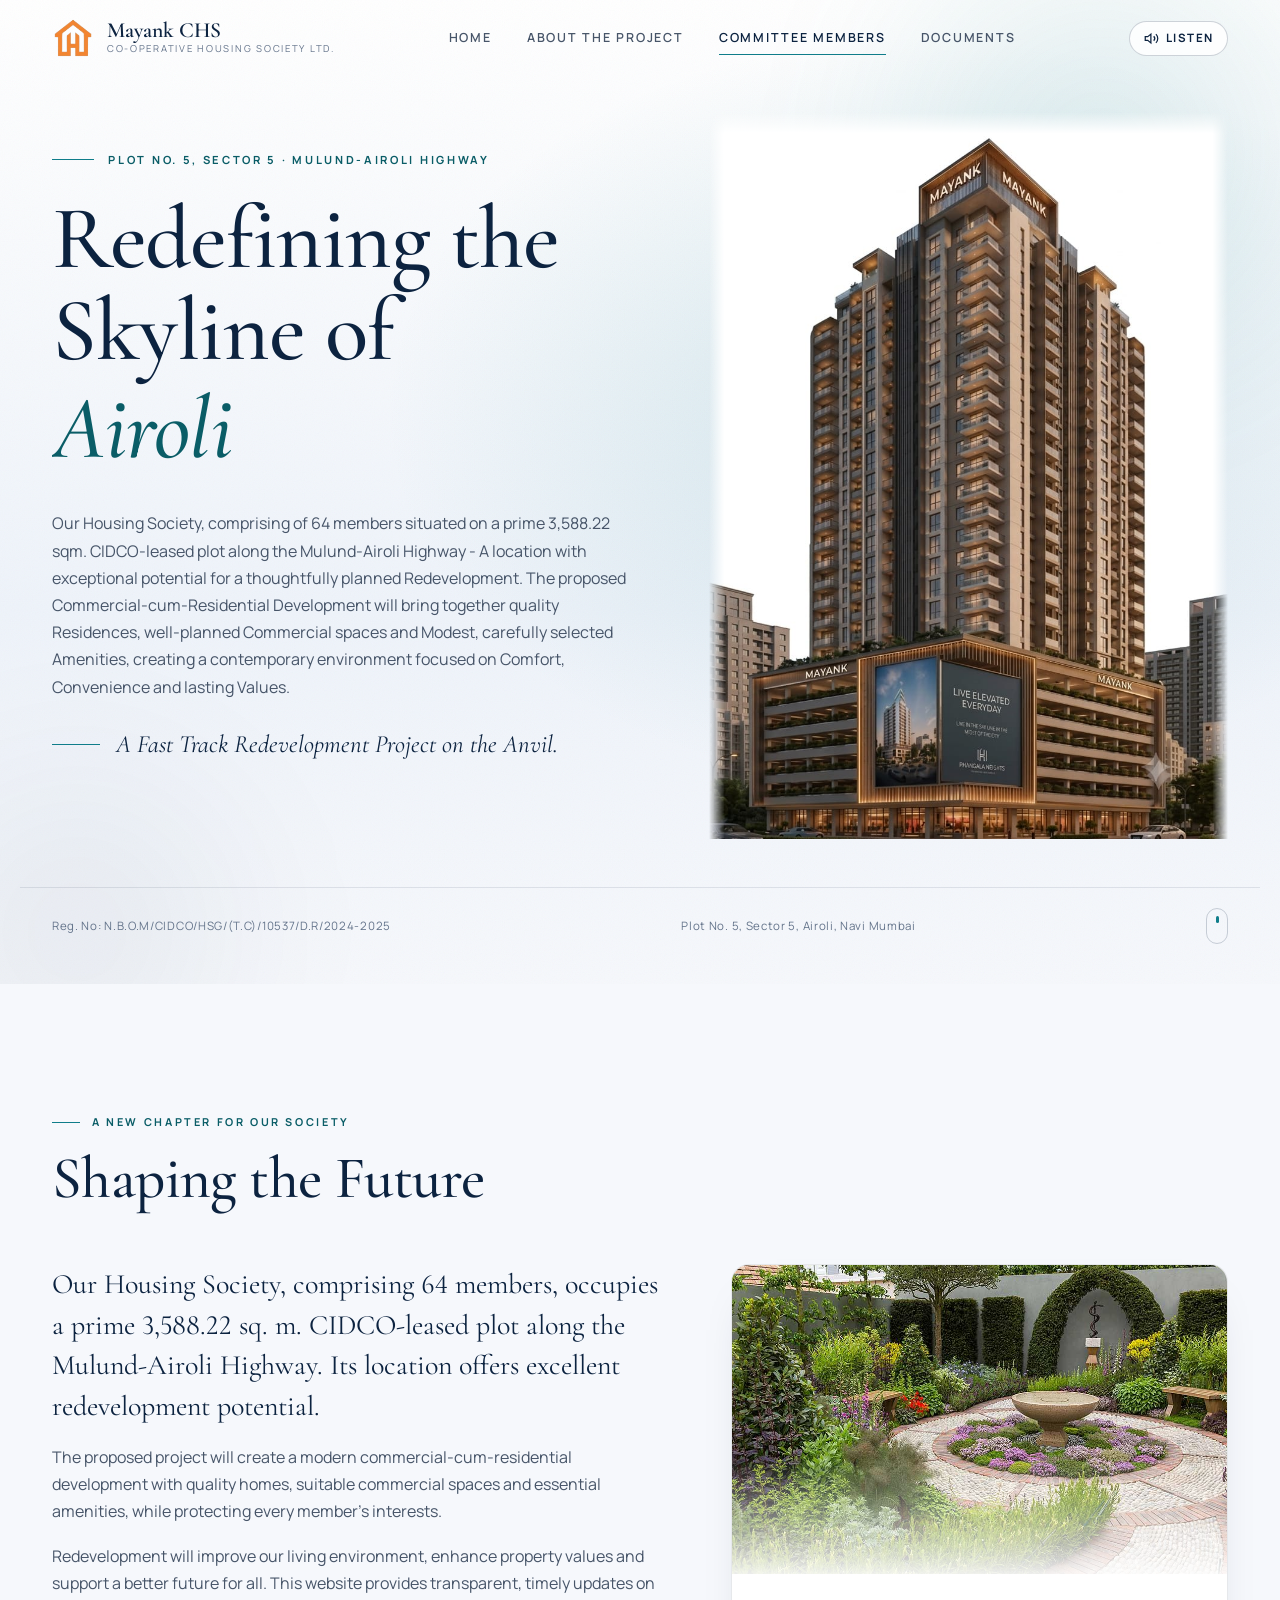
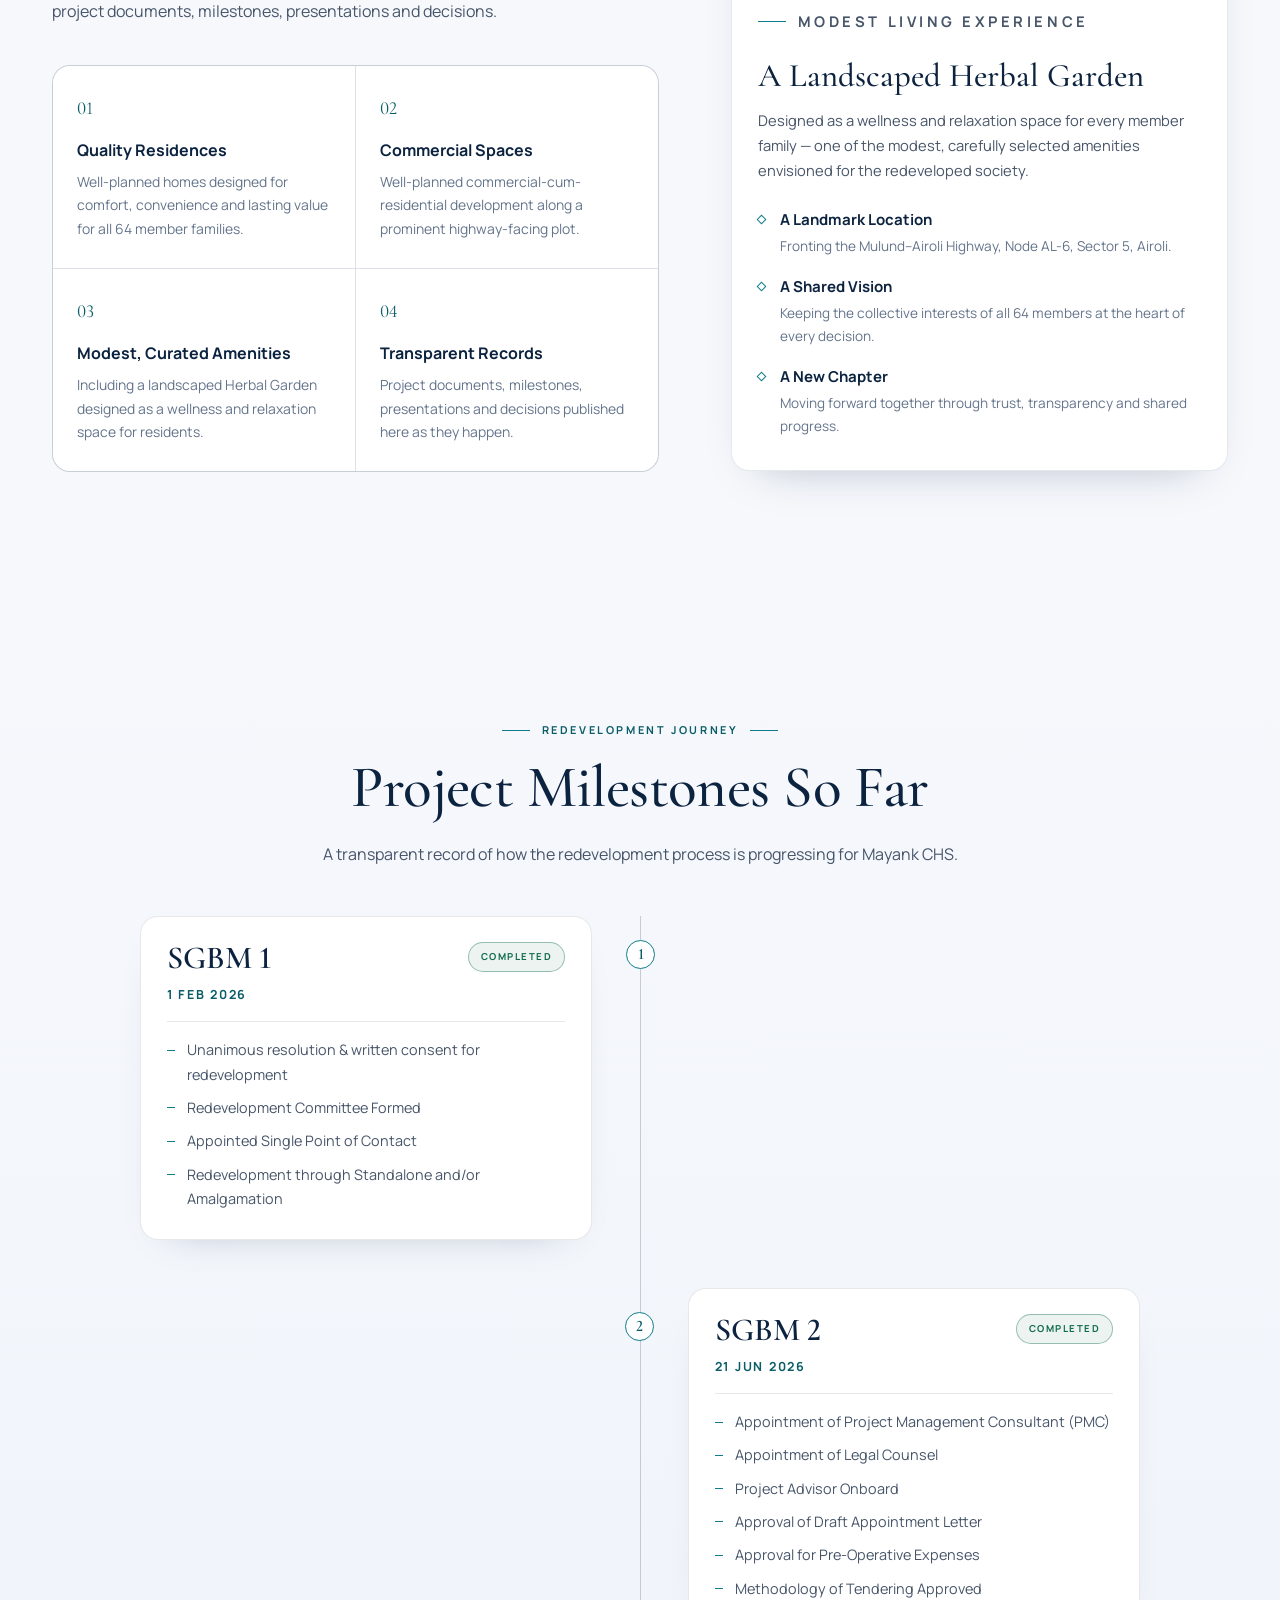
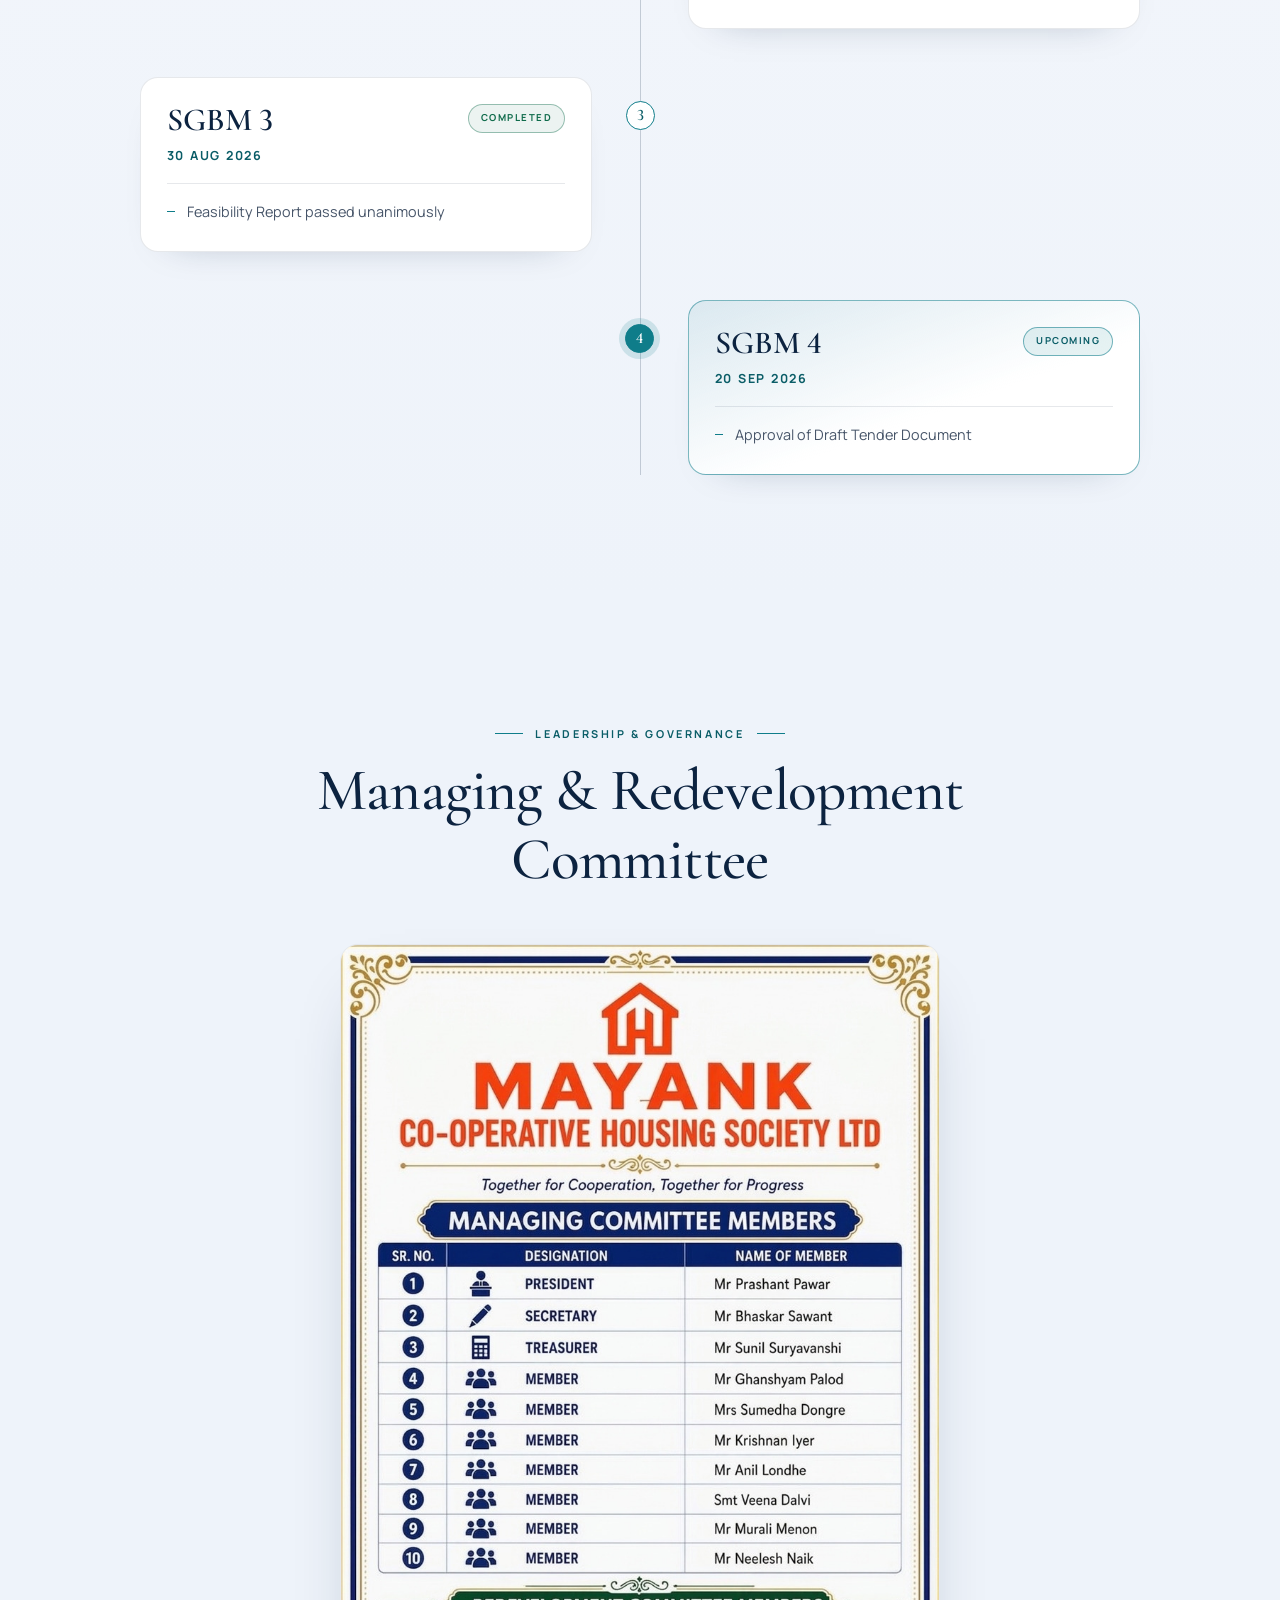
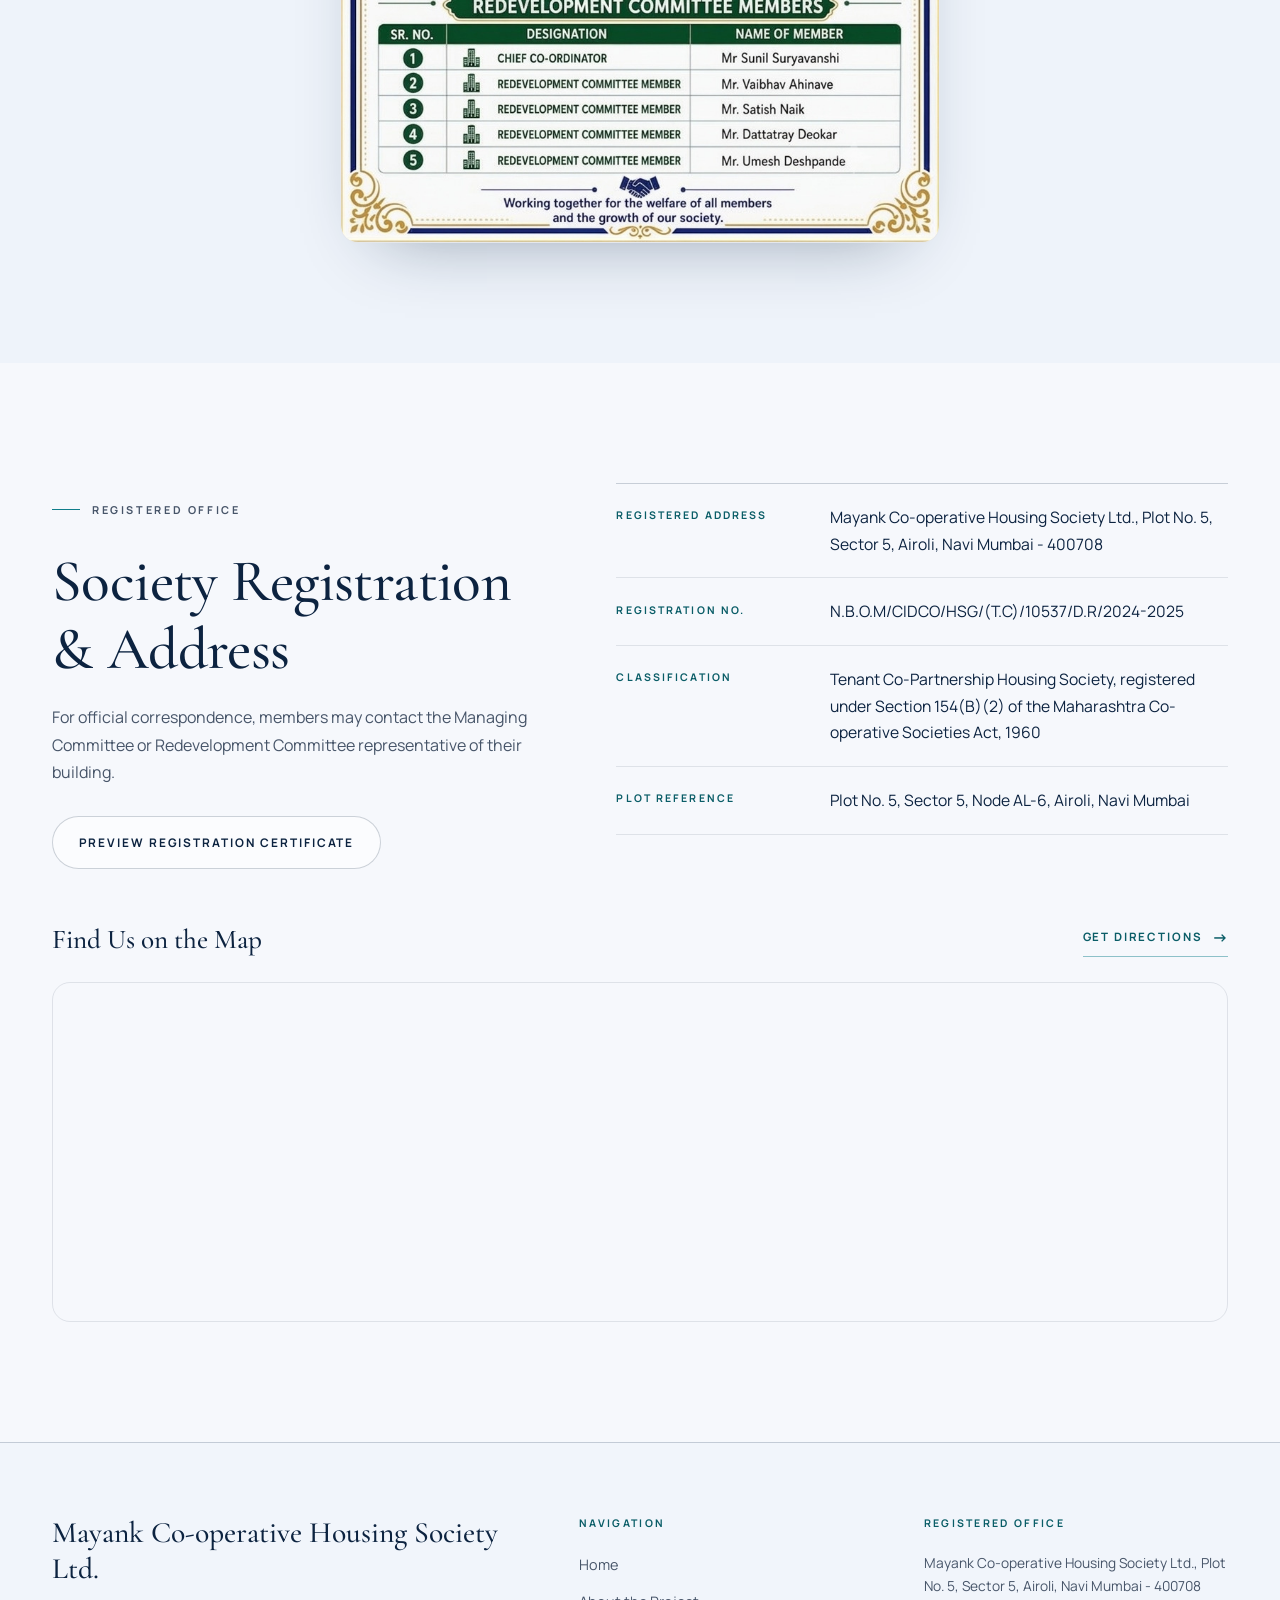
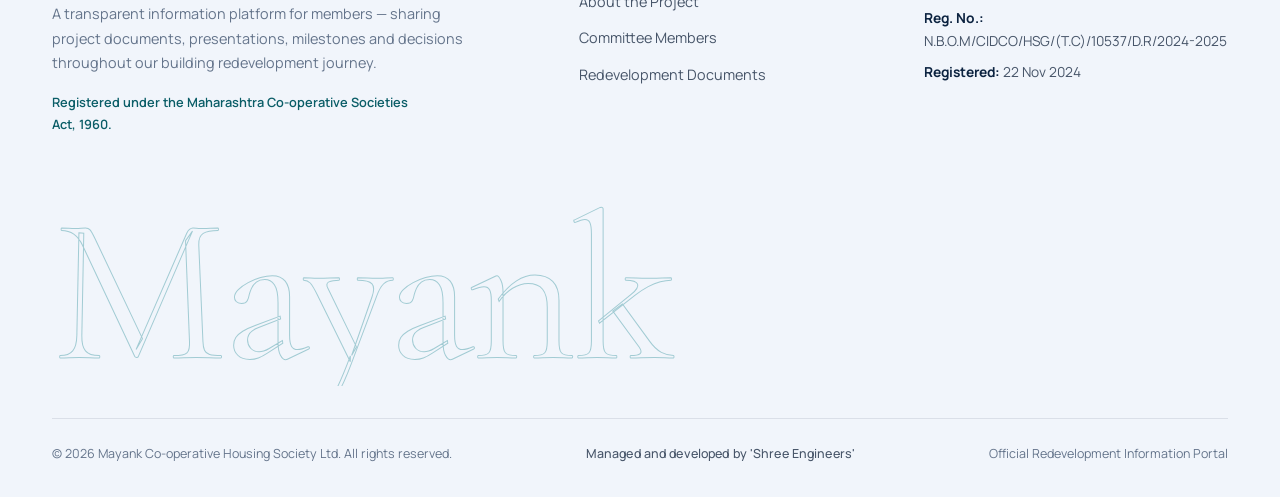
<file: index.html>
<!DOCTYPE html>
<html lang="en">
<head>
  <meta charset="UTF-8">
  <meta name="viewport" content="width=device-width, initial-scale=1.0">
  <title>Mayank CHS Ltd. | Redevelopment Information Portal</title>
  <meta name="description" content="Official redevelopment information portal for Mayank Co-operative Housing Society Ltd., Plot No. 5, Sector 5, Airoli, Navi Mumbai. Committee members, project documents and milestones.">
  <meta name="theme-color" content="#f6f8fc">
  <script>document.documentElement.classList.add('js');</script>
  <link rel="preconnect" href="https://fonts.googleapis.com">
  <link rel="preconnect" href="https://fonts.gstatic.com" crossorigin>
  <link href="https://fonts.googleapis.com/css2?family=Cormorant+Garamond:ital,wght@0,500;0,600;1,500&family=Manrope:wght@400;500;600;700&display=swap" rel="stylesheet">
  <link rel="stylesheet" href="css/style.css">
  <link rel="icon" type="image/png" href="assets/images/mayank-logo.png">
</head>
<body>

  <div class="loader" aria-hidden="true">
    <div class="loader-inner">
      <div class="loader-mark-wrap">
        <span class="loader-mark">Mayank</span>
      </div>
      <span class="loader-bar"><span></span></span>
    </div>
  </div>

  <div class="scroll-progress" id="scrollProgress" aria-hidden="true"></div>

  <a href="#main-content" class="skip-link">Skip to content</a>

  <!-- Header -->
  <header class="site-header" id="siteHeader">
    <div class="wrap header-inner">
      <a href="index.html" class="brand" aria-label="Mayank CHS home">
        <span class="brand-mark" aria-hidden="true"><img src="assets/images/mayank-logo.png" alt="" width="42" height="42"></span>
        <span class="brand-text">
          <strong data-society-short>Mayank CHS</strong>
          <small>Co-operative Housing Society Ltd.</small>
        </span>
      </a>

      <nav aria-label="Primary">
        <ul class="nav-menu" id="primaryNav">
          <li><a href="index.html" class="nav-link active" data-content="home.nav.home">Home</a></li>
          <li><a href="#about" class="nav-link" data-content="home.nav.about">About the Project</a></li>
          <li><a href="#committee" class="nav-link" data-content="home.nav.committee">Committee Members</a></li>
          <li><a href="documents.html" class="nav-link"><span data-content="home.nav.documents">Documents</span></a></li>
        </ul>
      </nav>

      <button type="button" class="btn-listen" id="navListenBtn" aria-label="Listen to page" title="Listen to page narration">
        <svg class="icon-speaker" width="15" height="15" viewBox="0 0 24 24" fill="none" stroke="currentColor" stroke-width="2" aria-hidden="true">
          <polygon points="11 5 6 9 2 9 2 15 6 15 11 19 11 5"></polygon>
          <path d="M19.07 4.93a10 10 0 0 1 0 14.14M15.54 8.46a5 5 0 0 1 0 7.07"></path>
        </svg>
        <span>Listen</span>
      </button>

      <button class="mobile-toggle" aria-label="Toggle menu" aria-expanded="false" aria-controls="primaryNav">
        <span></span><span></span>
      </button>
    </div>
  </header>

  <!-- Hero -->
  <section class="hero hero-section" id="main-content" data-visible="home.hero.visible">
    <div class="hero-bg" aria-hidden="true">
      <span class="aurora a1"></span>
      <span class="aurora a2"></span>
      <span class="grain"></span>
    </div>

    <div class="wrap hero-grid">
      <div class="hero-copy hero-content">
        <p class="eyebrow">
          <span class="eyebrow-rule"></span>
          <span data-content="home.hero.badge">Plot No. 5, Sector 5 &middot; Mulund-Airoli Highway</span>
        </p>

        <h2 class="hero-title">
          <span class="line"><span class="line-inner" data-content="home.hero.titleLine1">Redefining the Skyline of</span></span>
          <span class="line"><span class="line-inner accent" data-content="home.hero.titleLine2">Airoli</span></span>
        </h2>

        <p class="hero-desc" id="heroSocietyDescription" data-reveal style="--d: 350ms">
          Our Housing Society, comprising of 64 members situated on a prime 3,588.22 sqm. CIDCO-leased plot along the Mulund-Airoli Highway - A location with exceptional potential for a thoughtfully planned Redevelopment. The proposed Commercial-cum-Residential Development will bring together quality Residences, well-planned Commercial spaces and Modest, carefully selected Amenities, creating a contemporary environment focused on Comfort, Convenience and lasting Values.
        </p>
        <p class="hero-tagline" data-reveal style="--d: 450ms" data-content="home.hero.tagline">A Fast Track Redevelopment Project on the Anvil.</p>
      </div>

      <div class="hero-visual">
        <div class="hero-figure" data-visible="home.hero.imageVisible" data-parallax="-0.08">
          <div class="hero-halo" aria-hidden="true"></div>
          <img src="assets/images/mayank-building-hero.jpeg" alt="Reference elevation view of the proposed Mayank CHS redevelopment tower" class="hero-image">
        </div>
      </div>
    </div>

    <div class="wrap hero-meta" data-visible="home.topBar.visible">
      <span>Reg. No: <span data-society-reg>N.B.O.M/CIDCO/HSG/(T.C)/10537/D.R/2024-2025</span></span>
      <span data-content="home.topBar.plotLine">Plot No. 5, Sector 5, Airoli, Navi Mumbai</span>
      <a href="#about" class="scroll-cue" aria-label="Scroll to the project overview"><span></span></a>
    </div>
  </section>

  <!-- About -->
  <section class="section about" id="about">
    <div class="wrap">
      <div class="section-head" data-visible="home.about.visible">
        <p class="kicker" data-content="home.about.tag">A New Chapter for Our Society</p>
        <h2 class="section-title split" data-content="home.about.title">Shaping the Future</h2>
      </div>

      <div class="about-grid">
        <div class="about-copy" data-visible="home.about.visible">
          <p class="lead" data-reveal data-society-about-1>Our Housing Society, comprising 64 members, occupies a prime 3,588.22 sq. m. CIDCO-leased plot along the Mulund&ndash;Airoli Highway. Its location offers excellent redevelopment potential.</p>
          <p data-reveal data-society-about-2>The proposed project will create a modern commercial-cum-residential development with quality homes, suitable commercial spaces and essential amenities, while protecting every member's interests.</p>
          <p data-reveal data-society-about-3>Redevelopment will improve our living environment, enhance property values and support a better future for all. This website provides transparent, timely updates on project documents, milestones, presentations and decisions.</p>

          <div class="features">
            <article class="feature">
              <span class="feature-no">01</span>
              <h4 data-content="home.about.highlight1Title">Quality Residences</h4>
              <p data-content="home.about.highlight1Desc">Well-planned homes designed for comfort, convenience and lasting value for all 64 member families.</p>
            </article>
            <article class="feature">
              <span class="feature-no">02</span>
              <h4 data-content="home.about.highlight2Title">Commercial Spaces</h4>
              <p data-content="home.about.highlight2Desc">Well-planned commercial-cum-residential development along a prominent highway-facing plot.</p>
            </article>
            <article class="feature">
              <span class="feature-no">03</span>
              <h4 data-content="home.about.highlight3Title">Modest, Curated Amenities</h4>
              <p data-content="home.about.highlight3Desc">Including a landscaped Herbal Garden designed as a wellness and relaxation space for residents.</p>
            </article>
            <article class="feature">
              <span class="feature-no">04</span>
              <h4 data-content="home.about.highlight4Title">Transparent Records</h4>
              <p data-content="home.about.highlight4Desc">Project documents, milestones, presentations and decisions published here as they happen.</p>
            </article>
          </div>
        </div>

        <aside class="garden-card" data-visible="home.herbal.visible" data-reveal>
          <figure class="garden-media building-card-media" data-visible="home.herbal.imageVisible">
            <img src="assets/images/herbal-garden.jpg" alt="Reference view of a landscaped herbal garden with seating, planted beds and a central water feature" loading="lazy">
          </figure>
          <div class="garden-body">
            <p class="kicker" data-content="home.herbal.tag">Modest Living Experience</p>
            <h3 data-content="home.herbal.title">A Landscaped Herbal Garden</h3>
            <p data-content="home.herbal.desc">Designed as a wellness and relaxation space for every member family &mdash; one of the modest, carefully selected amenities envisioned for the redeveloped society.</p>
            <ul class="garden-points">
              <li><strong data-content="home.herbal.feature1Title">A Landmark Location</strong><span data-content="home.herbal.feature1Desc">Fronting the Mulund&ndash;Airoli Highway, Node AL-6, Sector 5, Airoli.</span></li>
              <li><strong data-content="home.herbal.feature2Title">A Shared Vision</strong><span data-content="home.herbal.feature2Desc">Keeping the collective interests of all 64 members at the heart of every decision.</span></li>
              <li><strong data-content="home.herbal.feature3Title">A New Chapter</strong><span data-content="home.herbal.feature3Desc">Moving forward together through trust, transparency and shared progress.</span></li>
            </ul>
          </div>
        </aside>
      </div>
    </div>
  </section>

  <!-- Milestones -->
  <section class="section milestones" id="milestones" data-visible="home.roadmap.visible">
    <div class="wrap">
      <div class="section-head center">
        <p class="kicker" data-content="home.roadmap.tag">Redevelopment Journey</p>
        <h2 class="section-title split" data-content="home.roadmap.title">Project Milestones So Far</h2>
        <p class="section-desc" data-content="home.roadmap.desc">A transparent record of how the redevelopment process is progressing for Mayank CHS.</p>
      </div>

      <div class="timeline" id="timeline">
        <div class="timeline-rail" aria-hidden="true"><span class="timeline-fill" id="timelineFill"></span></div>

        <article class="tl-item" data-reveal>
          <div class="tl-node" aria-hidden="true">1</div>
          <div class="tl-card">
            <div class="tl-top">
              <h3 data-content="home.roadmap.step1Title">SGBM 1</h3>
              <span class="tl-status done" data-content="home.roadmap.step1Status">Completed</span>
            </div>
            <p class="tl-date" data-content="home.roadmap.step1Date">1 Feb 2026</p>
            <ul class="tl-points" data-list="home.roadmap.step1Points">
              <li>Unanimous resolution &amp; written consent for redevelopment</li>
              <li>Redevelopment Committee Formed</li>
              <li>Appointed Single Point of Contact</li>
              <li>Redevelopment through Standalone and/or Amalgamation</li>
            </ul>
          </div>
        </article>

        <article class="tl-item right" data-reveal>
          <div class="tl-node" aria-hidden="true">2</div>
          <div class="tl-card">
            <div class="tl-top">
              <h3 data-content="home.roadmap.step2Title">SGBM 2</h3>
              <span class="tl-status done" data-content="home.roadmap.step2Status">Completed</span>
            </div>
            <p class="tl-date" data-content="home.roadmap.step2Date">21 Jun 2026</p>
            <ul class="tl-points" data-list="home.roadmap.step2Points">
              <li>Appointment of Project Management Consultant (PMC)</li>
              <li>Appointment of Legal Counsel</li>
              <li>Project Advisor Onboard</li>
              <li>Approval of Draft Appointment Letter</li>
              <li>Approval for Pre-Operative Expenses</li>
              <li>Methodology of Tendering Approved</li>
            </ul>
          </div>
        </article>

        <article class="tl-item" data-reveal>
          <div class="tl-node" aria-hidden="true">3</div>
          <div class="tl-card">
            <div class="tl-top">
              <h3 data-content="home.roadmap.step3Title">SGBM 3</h3>
              <span class="tl-status done" data-content="home.roadmap.step3Status">Completed</span>
            </div>
            <p class="tl-date" data-content="home.roadmap.step3Date">30 Aug 2026</p>
            <ul class="tl-points" data-list="home.roadmap.step3Points">
              <li>Feasibility Report passed unanimously</li>
            </ul>
          </div>
        </article>

        <article class="tl-item right is-next" data-reveal>
          <div class="tl-node" aria-hidden="true">4</div>
          <div class="tl-card">
            <div class="tl-top">
              <h3 data-content="home.roadmap.step4Title">SGBM 4</h3>
              <span class="tl-status next" data-content="home.roadmap.step4Status">Upcoming</span>
            </div>
            <p class="tl-date" data-content="home.roadmap.step4Date">20 Sep 2026</p>
            <ul class="tl-points" data-list="home.roadmap.step4Points">
              <li>Approval of Draft Tender Document</li>
            </ul>
          </div>
        </article>

        <!-- <article class="tl-item" data-reveal>
          <div class="tl-node" aria-hidden="true">5</div>
          <div class="tl-card">
            <div class="tl-top">
              <h3 data-content="home.roadmap.step5Title">SGBM 5</h3>
              <span class="tl-status next" data-content="home.roadmap.step5Status">Upcoming</span>
            </div>
            <p class="tl-date" data-content="home.roadmap.step5Date">Date to be announced</p>
            <ul class="tl-points" data-list="home.roadmap.step5Points"></ul>
          </div>
        </article> -->
      </div>
    </div>
  </section>

  <!-- Committee -->
  <section class="section committee" id="committee" data-visible="home.committee.visible">
    <div class="wrap">
      <div class="section-head center">
        <p class="kicker" data-content="home.committee.tag">Leadership &amp; Governance</p>
        <h2 class="section-title split" data-content="home.committee.title">Managing &amp; Redevelopment Committee</h2>
      </div>

      <figure class="committee-poster" data-reveal>
        <img src="assets/images/CommiteeMembers.jpeg" width="1024" height="1536" loading="lazy"
          alt="Mayank Co-operative Housing Society Ltd. committee members. Managing Committee: President, Mr Prashant Pawar; Secretary, Mr Bhaskar Sawant; Treasurer, Mr Sunil Suryavanshi; Members, Mr Ghanshyam Palod, Mrs Sumedha Dongre, Mr Krishna Iyer, Mr Anil Londhe, Smt Veena Dalvi, Mr Murali Menon and Mr Neelesh Naik. Redevelopment Committee: Chief Co-ordinator, Mr Sunil Suryavanshi; Members, Mr Vaibhav Ahinave, Mr Satish Naik, Mr Dattatray Deokar and Mr Umesh Deshpande.">
      </figure>
    </div>
  </section>

  <!-- Registered office -->
  <section class="section office" id="office" data-visible="home.office.visible">
    <div class="wrap office-grid">
      <div class="office-intro">
        <p class="kicker" data-content="home.office.tag">Registered Office</p>
        <h2 class="section-title split" data-content="home.office.title">Society Registration &amp; Address</h2>
        <p data-society-officenote>For official correspondence, members may contact the Managing Committee or the Redevelopment Committee representative of their building.</p>
        <a href="documents.html" class="btn btn-ghost magnetic"><span data-content="home.office.ctaLabel">Preview Registration Certificate</span></a>
      </div>

      <dl class="office-list">
        <div class="office-row">
          <dt data-content="home.office.labelAddress">Registered Address</dt>
          <dd data-society-address>Mayank Co-operative Housing Society Ltd., Plot No. 5, Sector 5, Airoli, Navi Mumbai - 400708</dd>
        </div>
        <div class="office-row">
          <dt data-content="home.office.labelReg">Registration No.</dt>
          <dd data-society-reg>N.B.O.M/CIDCO/HSG/(T.C)/10537/D.R/2024-2025</dd>
        </div>
        <div class="office-row">
          <dt data-content="home.office.labelClassification">Classification</dt>
          <dd data-society-classification>Tenant Co-Partnership Housing Society, under Section 154(B)(2) of the MCS Act, 1960</dd>
        </div>
        <div class="office-row">
          <dt data-content="home.office.labelPlotRef">Plot Reference</dt>
          <dd data-society-plotref>Plot No. 5, Sector 5, Node AL-6, Airoli, Navi Mumbai</dd>
        </div>
      </dl>
    </div>

    <div class="wrap">
      <div class="map-block" data-visible="home.office.mapVisible" data-reveal>
        <div class="map-head">
          <h3 data-content="home.office.mapTitle">Find Us on the Map</h3>
          <a href="#" id="societyMapDirections" target="_blank" rel="noopener" class="link-arrow" data-content="home.office.mapDirectionsLabel">Get Directions</a>
        </div>
        <div class="map-embed">
          <iframe id="societyMapFrame" src="" title="Mayank CHS location map" loading="lazy" referrerpolicy="no-referrer-when-downgrade"></iframe>
        </div>
      </div>
    </div>
  </section>

  <!-- Footer -->
  <footer class="site-footer" data-visible="home.footer.visible">
    <div class="wrap">
      <div class="footer-grid">
        <div class="footer-brand">
          <h2 data-society-name>Mayank Co-operative Housing Society Ltd.</h2>
          <p data-content="home.footer.blurb">A transparent information platform for members &mdash; sharing project documents, presentations, milestones and decisions throughout our building redevelopment journey.</p>
          <p class="footer-compliance" data-content="home.footer.complianceLine">Registered under the Maharashtra Co-operative Societies Act, 1960.</p>
        </div>

        <div class="footer-col">
          <h4 data-content="home.footer.navHeading">Navigation</h4>
          <ul class="footer-links">
            <li><a href="index.html" data-content="home.nav.home">Home</a></li>
            <li><a href="#about" data-content="home.nav.about">About the Project</a></li>
            <li><a href="#committee" data-content="home.nav.committee">Committee Members</a></li>
            <li><a href="documents.html" data-content="home.topBar.docsLinkLabel">Redevelopment Documents</a></li>
          </ul>
        </div>

        <div class="footer-col">
          <h4 data-content="home.footer.officeHeading">Registered Office</h4>
          <p data-society-address>Plot No. 5, Sector 5, Airoli, Navi Mumbai - 400708</p>
          <p><strong>Reg. No.:</strong> <span data-society-reg>N.B.O.M/CIDCO/HSG/(T.C)/10537/D.R/2024-2025</span></p>
          <p><strong>Registered:</strong> <span data-society-regdate>22 Nov 2024</span></p>
        </div>
      </div>

      <p class="footer-wordmark" aria-hidden="true">Mayank</p>

      <div class="footer-bottom">
        <span>&copy; <span id="currentYear">2026</span> <span data-society-name>Mayank Co-operative Housing Society Ltd.</span> All rights reserved.</span>
        <span class="footer-credit" data-content="home.footer.developerCredit">Managed and developed by 'Shree Engineers'</span>
        <span data-content="home.footer.bottomTagline">Official Redevelopment Information Portal</span>
      </div>
    </div>
  </footer>

  <button type="button" class="back-to-top" id="backToTop" aria-label="Back to top">
    <svg width="18" height="18" viewBox="0 0 24 24" fill="none" stroke="currentColor" stroke-width="2" aria-hidden="true"><line x1="12" y1="19" x2="12" y2="5"></line><polyline points="5 12 12 5 19 12"></polyline></svg>
  </button>

  <!-- Floating Text-to-Voice Player -->
  <aside class="tts-player" id="ttsFloatingPlayer" aria-hidden="true" role="region" aria-label="Audio Narration Player">
    <div class="tts-player-inner">
      <div class="tts-soundwave" id="ttsSoundWave" aria-hidden="true">
        <span></span><span></span><span></span><span></span>
      </div>

      <div class="tts-meta">
        <div class="tts-meta-top">
          <span class="tts-status" id="ttsStatusText">Reading: Overview</span>
          <span class="tts-voice-badge" id="ttsVoiceBadge">🇮🇳 Indian Voice</span>
        </div>
        <strong class="tts-section" id="ttsSectionTitle">Overview</strong>
      </div>

      <div class="tts-controls">
        <button type="button" class="tts-btn tts-speed" id="ttsSpeedBtn" aria-label="Adjust narration speed" title="Narration Speed">1x</button>
        <button type="button" class="tts-btn tts-play-pause" id="ttsPlayPauseBtn" aria-label="Pause narration" title="Pause / Resume">
          <svg class="icon-play" width="16" height="16" viewBox="0 0 24 24" fill="currentColor"><polygon points="5 3 19 12 5 21 5 3"></polygon></svg>
          <svg class="icon-pause" width="16" height="16" viewBox="0 0 24 24" fill="currentColor" style="display: none;"><rect x="6" y="4" width="4" height="16"></rect><rect x="14" y="4" width="4" height="16"></rect></svg>
        </button>
        <button type="button" class="tts-btn tts-stop" id="ttsStopBtn" aria-label="Stop narration" title="Stop Narration">
          <svg width="13" height="13" viewBox="0 0 24 24" fill="currentColor"><rect x="4" y="4" width="16" height="16" rx="2"></rect></svg>
        </button>
      </div>
    </div>
  </aside>

  <script src="js/store.js"></script>
  <script src="js/main.js"></script>
  <script src="js/effects.js"></script>
  <script src="js/tts.js"></script>
  <script>document.getElementById('currentYear').textContent = new Date().getFullYear();</script>
</body>
</html>
</file>
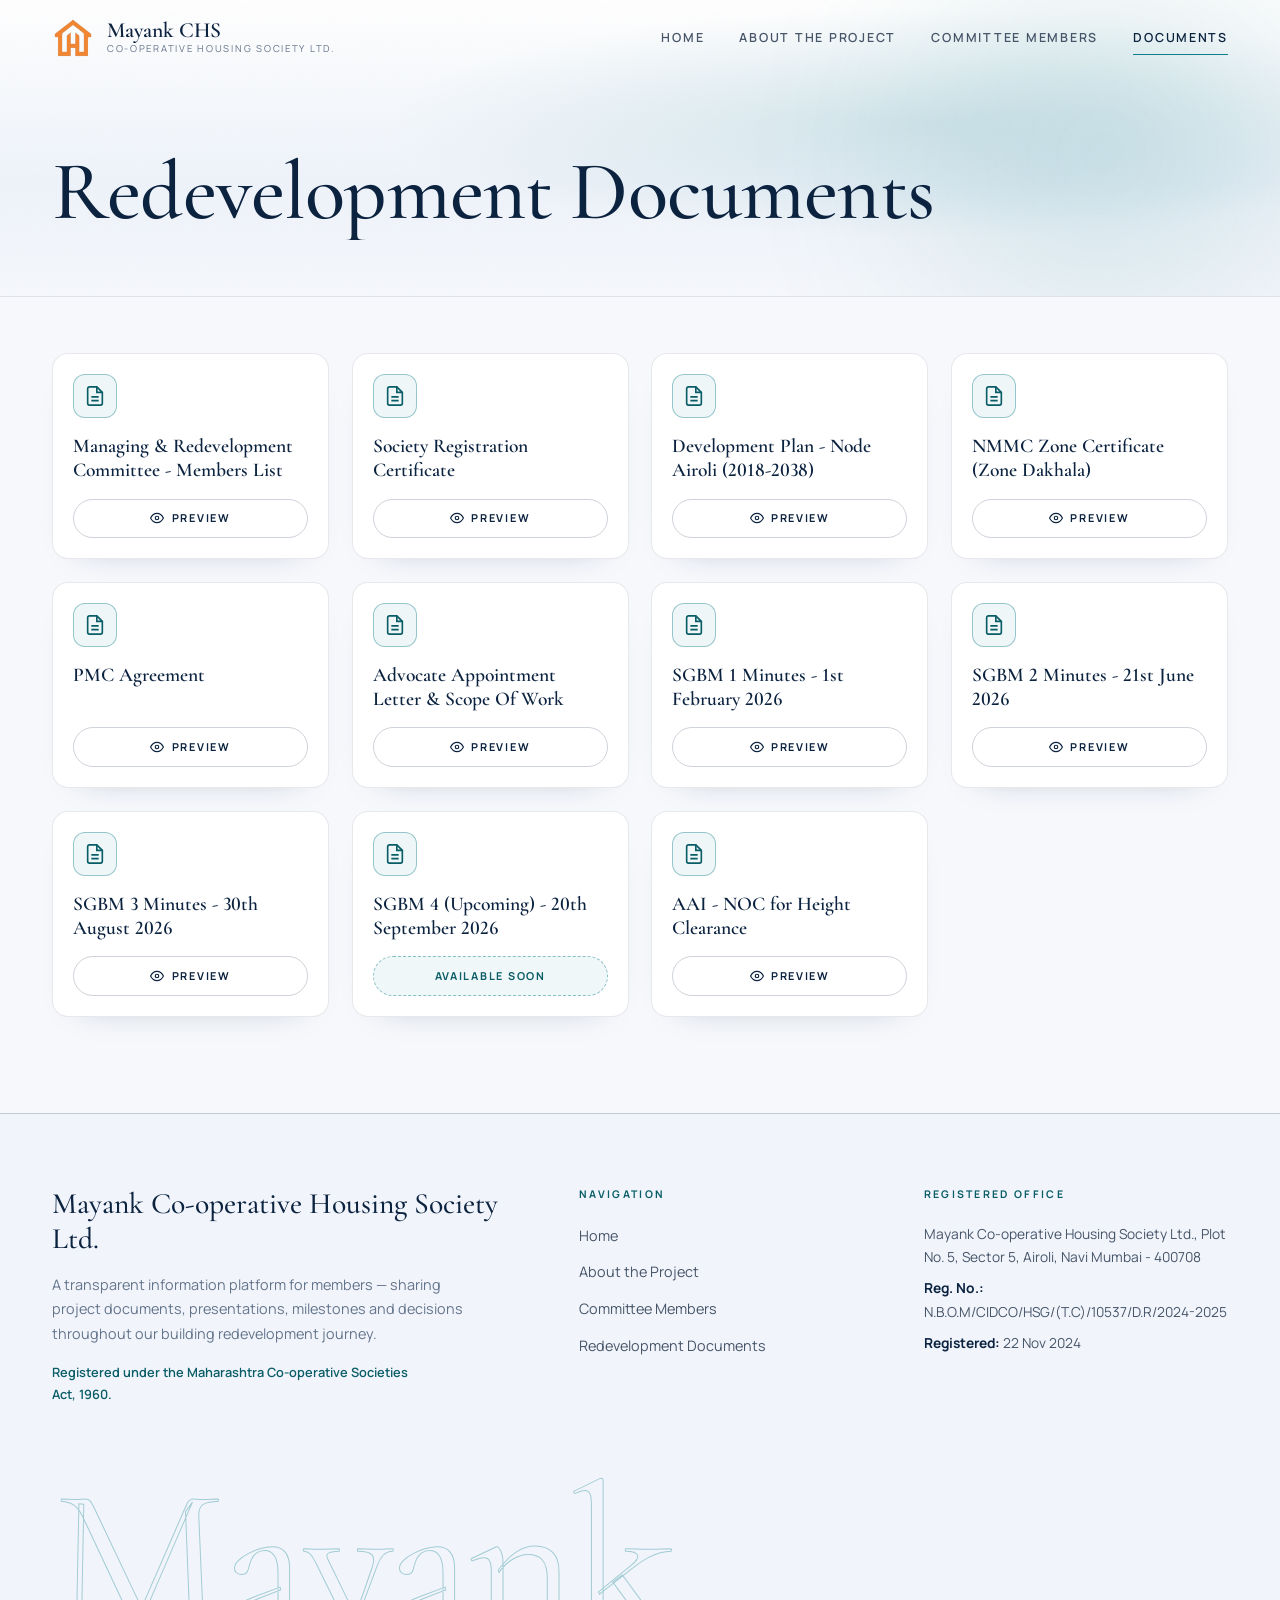
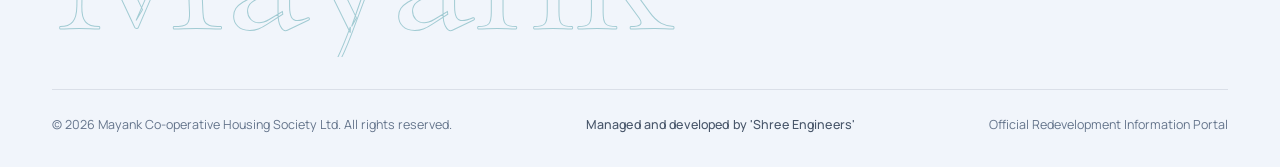
<file: documents.html>
<!DOCTYPE html>
<html lang="en">
<head>
  <meta charset="UTF-8">
  <meta name="viewport" content="width=device-width, initial-scale=1.0">
  <title>Redevelopment Documents | Mayank CHS Ltd.</title>
  <meta name="description" content="Official documents of Mayank Co-operative Housing Society Ltd.: registration certificate, meeting minutes, feasibility report and development plan.">
  <meta name="theme-color" content="#f6f8fc">
  <script>document.documentElement.classList.add('js');</script>
  <link rel="preconnect" href="https://fonts.googleapis.com">
  <link rel="preconnect" href="https://fonts.gstatic.com" crossorigin>
  <link href="https://fonts.googleapis.com/css2?family=Cormorant+Garamond:ital,wght@0,500;0,600;1,500&family=Manrope:wght@400;500;600;700&display=swap" rel="stylesheet">
  <link rel="stylesheet" href="css/style.css">
  <link rel="icon" type="image/png" href="assets/images/mayank-logo.png">
</head>
<body>

  <div class="scroll-progress" id="scrollProgress" aria-hidden="true"></div>

  <a href="#main-content" class="skip-link">Skip to content</a>

  <header class="site-header" id="siteHeader">
    <div class="wrap header-inner">
      <a href="index.html" class="brand" aria-label="Mayank CHS home">
        <span class="brand-mark" aria-hidden="true"><img src="assets/images/mayank-logo.png" alt="" width="42" height="42"></span>
        <span class="brand-text">
          <strong data-society-short>Mayank CHS</strong>
          <small>Co-operative Housing Society Ltd.</small>
        </span>
      </a>

      <nav aria-label="Primary">
        <ul class="nav-menu" id="primaryNav">
          <li><a href="index.html" class="nav-link" data-content="home.nav.home">Home</a></li>
          <li><a href="index.html#about" class="nav-link" data-content="home.nav.about">About the Project</a></li>
          <li><a href="index.html#committee" class="nav-link" data-content="home.nav.committee">Committee Members</a></li>
          <li><a href="documents.html" class="nav-link active"><span data-content="home.nav.documents">Documents</span></a></li>
        </ul>
      </nav>

      <button class="mobile-toggle" aria-label="Toggle menu" aria-expanded="false" aria-controls="primaryNav">
        <span></span><span></span>
      </button>
    </div>
  </header>

  <section class="page-hero" data-visible="documents.pageHeader.visible">
    <div class="hero-bg" aria-hidden="true">
      <span class="aurora a1"></span>
      <span class="grain"></span>
    </div>
    <div class="wrap">
      <h1 class="page-title split" data-content="documents.pageHeader.title">Redevelopment Documents</h1>
    </div>
  </section>

  <main class="docs" id="main-content">
    <div class="wrap">
      <div class="documents-grid" id="documentsListContainer">
        <!-- Rendered by js/documents.js -->
      </div>
    </div>
  </main>

  <!-- Document preview (in-page viewer, no download link) -->
  <div class="modal-backdrop" id="documentPreviewModal">
    <div class="modal-card">
      <div class="modal-header">
        <h3 id="modalDocTitle">Document Preview</h3>
        <button type="button" class="modal-close" aria-label="Close preview">&times;</button>
      </div>
      <div class="modal-body">
        <div class="preview-frame-wrap">
          <iframe id="modalDocFrame" class="preview-frame" title="Document preview" src="" loading="lazy"></iframe>
        </div>
      </div>
      <div class="modal-footer">
        <button type="button" class="btn btn-ghost modal-dismiss">Close Preview</button>
      </div>
    </div>
  </div>

  <footer class="site-footer" data-visible="home.footer.visible">
    <div class="wrap">
      <div class="footer-grid">
        <div class="footer-brand">
          <h2 data-society-name>Mayank Co-operative Housing Society Ltd.</h2>
          <p data-content="home.footer.blurb">A transparent information platform for members &mdash; sharing project documents, presentations, milestones and decisions throughout our building redevelopment journey.</p>
          <p class="footer-compliance" data-content="home.footer.complianceLine">Registered under the Maharashtra Co-operative Societies Act, 1960.</p>
        </div>

        <div class="footer-col">
          <h4 data-content="home.footer.navHeading">Navigation</h4>
          <ul class="footer-links">
            <li><a href="index.html" data-content="home.nav.home">Home</a></li>
            <li><a href="index.html#about" data-content="home.nav.about">About the Project</a></li>
            <li><a href="index.html#committee" data-content="home.nav.committee">Committee Members</a></li>
            <li><a href="documents.html" data-content="home.topBar.docsLinkLabel">Redevelopment Documents</a></li>
          </ul>
        </div>

        <div class="footer-col">
          <h4 data-content="home.footer.officeHeading">Registered Office</h4>
          <p data-society-address>Plot No. 5, Sector 5, Airoli, Navi Mumbai - 400708</p>
          <p><strong>Reg. No.:</strong> <span data-society-reg>N.B.O.M/CIDCO/HSG/(T.C)/10537/D.R/2024-2025</span></p>
          <p><strong>Registered:</strong> <span data-society-regdate>22 Nov 2024</span></p>
        </div>
      </div>

      <p class="footer-wordmark" aria-hidden="true">Mayank</p>

      <div class="footer-bottom">
        <span>&copy; <span id="currentYear">2026</span> <span data-society-name>Mayank Co-operative Housing Society Ltd.</span> All rights reserved.</span>
        <span class="footer-credit" data-content="home.footer.developerCredit">Managed and developed by 'Shree Engineers'</span>
        <span data-content="home.footer.bottomTagline">Official Redevelopment Information Portal</span>
      </div>
    </div>
  </footer>

  <button type="button" class="back-to-top" id="backToTop" aria-label="Back to top">
    <svg width="18" height="18" viewBox="0 0 24 24" fill="none" stroke="currentColor" stroke-width="2" aria-hidden="true"><line x1="12" y1="19" x2="12" y2="5"></line><polyline points="5 12 12 5 19 12"></polyline></svg>
  </button>

  <script src="js/store.js"></script>
  <script src="js/main.js"></script>
  <script src="js/documents.js"></script>
  <script src="js/effects.js"></script>
  <script>document.getElementById('currentYear').textContent = new Date().getFullYear();</script>
</body>
</html>
</file>
<file: css/style.css>
/* ==========================================================================
   Mayank CHS - Design 2 "Teal Editorial"
   Light, cinematic and editorial: the main site's teal and navy palette with
   this design's own serif typography. All motion lives in js/effects.js; every
   hidden-until-animated state is scoped to html.js, so without scripts the
   page is fully visible and readable.
   ========================================================================== */

:root {
  --ink: #f6f8fc;          /* page ground, as on the main site */
  --ink-2: #eef3fa;        /* alternating section ground */
  --panel: #ffffff;        /* cards */
  --panel-2: #f1f5fb;
  --line: rgba(12, 35, 64, 0.10);
  --line-strong: rgba(12, 35, 64, 0.20);
  --text: #0c2340;         /* the main site's navy */
  --muted: #475569;
  --soft: #64748b;
  --accent: #0f7d8a;       /* the main site's teal: rules, dots, fills */
  --accent-2: #0a5d67;     /* darker teal, for text and labels */
  --accent-rgb: 15, 125, 138;
  --ok: #0f6b4b;
  --ok-rgb: 15, 107, 75;
  --serif: 'Cormorant Garamond', 'Times New Roman', serif;
  --sans: 'Manrope', system-ui, -apple-system, 'Segoe UI', Roboto, sans-serif;
  --wrap: 1240px;
  --ease: cubic-bezier(0.22, 1, 0.36, 1);
  --radius: 18px;

  /* Tokens referenced by inline styles in the shared renderers. */
  --radius-lg: 18px;
  --slate-300: rgba(12, 35, 64, 0.22);
  --slate-500: #475569;
  --slate-600: #475569;
  --border-strong: rgba(12, 35, 64, 0.22);
}

*, *::before, *::after { box-sizing: border-box; margin: 0; padding: 0; }
[hidden] { display: none !important; }

html { scroll-behavior: smooth; -webkit-text-size-adjust: 100%; }

body {
  font-family: var(--sans);
  font-variant-numeric: lining-nums;
  font-size: 16px;
  line-height: 1.7;
  color: var(--text);
  background: var(--ink);
  -webkit-font-smoothing: antialiased;
  overflow-x: hidden;
}

img { max-width: 100%; display: block; }
a { color: inherit; text-decoration: none; }
button { font: inherit; color: inherit; }
ul { list-style: none; }
::selection { background: rgba(var(--accent-rgb), 0.28); color: var(--text); }
:focus-visible { outline: 2px solid var(--accent-2); outline-offset: 3px; border-radius: 4px; }
section[id] { scroll-margin-top: 80px; }

.wrap { width: 100%; max-width: var(--wrap); margin: 0 auto; padding: 0 1.25rem; }
@media (min-width: 768px) { .wrap { padding: 0 2rem; } }

/* Single-column grids size to the container, not to their widest unbreakable
   content - otherwise one long value (e.g. an admin-edited title) widens the
   whole column past a phone screen. Media-query templates below still win. */
.hero-grid, .about-grid, .office-grid, .office-row, .committee-grid, .features, .footer-grid { grid-template-columns: minmax(0, 1fr); }
dd, h1, h2, h3, h4, p, .member-name, [data-society-reg] { overflow-wrap: break-word; }

.skip-link {
  position: absolute; left: 1rem; top: -100px; z-index: 4000;
  padding: 0.7rem 1.1rem; border-radius: 10px;
  background: var(--text); color: var(--ink); font-weight: 700;
}
.skip-link:focus { top: 1rem; }

/* Shared renderers' empty states use a white inline background. */
.committee-grid > div[style], #documentsListContainer > div[style] { background: var(--panel) !important; }

/* ---------------------------------------------------------------- loader */
.loader { display: none; }
.js .loader {
  position: fixed; inset: 0; z-index: 3000;
  display: grid; place-items: center;
  background: var(--ink);
  transition: opacity 0.8s var(--ease), visibility 0.8s;
}
.is-loaded .loader { opacity: 0; visibility: hidden; }
.loader-inner { display: grid; justify-items: center; gap: 1.2rem; }

.loader-mark-wrap {
  overflow: hidden;
  display: block;
  padding: 0.15rem 0.5rem;
}
.loader-mark {
  display: block;
  font-family: var(--serif); font-size: clamp(2.4rem, 6vw, 3.6rem);
  letter-spacing: 0.3em; padding-left: 0.3em; text-transform: uppercase;
  color: var(--accent-2);
  animation: riseFromBottom 1.1s cubic-bezier(0.16, 1, 0.3, 1) both;
}

.loader-bar { width: 140px; height: 1px; background: var(--line-strong); overflow: hidden; }
.loader-bar span { display: block; height: 100%; background: var(--accent); animation: loaderBar 1.1s var(--ease) infinite; }

@keyframes riseFromBottom {
  0% {
    opacity: 0;
    transform: translateY(115%);
  }
  100% {
    opacity: 1;
    transform: translateY(0);
  }
}
@keyframes loaderBar {
  from { transform: translateX(-100%); }
  to { transform: translateX(100%); }
}

.scroll-progress {
  position: fixed; top: 0; left: 0; right: 0; z-index: 2001; height: 2px;
  background: linear-gradient(90deg, var(--accent-2), var(--accent));
  transform: scaleX(0); transform-origin: left;
}

/* ----------------------------------------------------------------- header */
.site-header {
  position: fixed; top: 0; left: 0; right: 0; z-index: 1000;
  border-bottom: 1px solid transparent;
  transition: background 0.4s var(--ease), border-color 0.4s;
}
.site-header.is-solid {
  background: rgba(246, 248, 252, 0.86);
  -webkit-backdrop-filter: blur(14px) saturate(140%);
  backdrop-filter: blur(14px) saturate(140%);
  border-bottom-color: var(--line);
}
.header-inner { display: flex; align-items: center; justify-content: space-between; gap: 1rem; height: 76px; }

.brand { display: flex; align-items: center; gap: 0.8rem; min-width: 0; }
.brand-mark {
  width: 42px; height: 42px; flex-shrink: 0;
  display: grid; place-items: center;
}
.brand-mark img { width: 100%; height: 100%; object-fit: contain; }
.brand-text strong { display: block; font-family: var(--serif); font-size: 1.35rem; font-weight: 600; line-height: 1.05; }
.brand-text small { display: block; font-size: 0.6rem; letter-spacing: 0.18em; text-transform: uppercase; color: var(--soft); white-space: nowrap; }

.nav-menu { display: none; }
.nav-menu.open {
  display: flex; flex-direction: column;
  position: fixed; top: 76px; left: 0; right: 0;
  padding: 0.5rem 1.25rem 1.25rem;
  background: rgba(246, 248, 252, 0.98); border-bottom: 1px solid var(--line);
}
.nav-link {
  position: relative; display: block;
  font-size: 0.78rem; font-weight: 600; letter-spacing: 0.14em; text-transform: uppercase;
  color: var(--muted); padding: 0.9rem 0; transition: color 0.3s;
}
.nav-menu.open li + li .nav-link { border-top: 1px solid var(--line); }
.nav-link:hover, .nav-link.active { color: var(--text); }

.mobile-toggle {
  width: 46px; height: 46px; flex-shrink: 0;
  display: grid; place-content: center; gap: 7px;
  border: 1px solid var(--line-strong); border-radius: 50%; background: transparent; cursor: pointer;
}
.mobile-toggle span { display: block; width: 18px; height: 1px; background: var(--text); transition: transform 0.35s var(--ease); }
.mobile-toggle[aria-expanded="true"] span:first-child { transform: translateY(4px) rotate(45deg); }
.mobile-toggle[aria-expanded="true"] span:last-child { transform: translateY(-4px) rotate(-45deg); }

@media (min-width: 1024px) {
  .nav-menu, .nav-menu.open {
    display: flex; flex-direction: row; gap: 2.2rem;
    position: static; padding: 0; background: none; border: 0;
  }
  .nav-link { padding: 0.4rem 0; }
  .nav-menu.open li + li .nav-link { border-top: 0; }
  .nav-link::after {
    content: ''; position: absolute; left: 0; right: 0; bottom: 0; height: 1px;
    background: var(--accent); transform: scaleX(0); transform-origin: right;
    transition: transform 0.45s var(--ease);
  }
  .nav-link:hover::after, .nav-link.active::after { transform: scaleX(1); transform-origin: left; }
  .mobile-toggle { display: none; }
}

/* ---------------------------------------------------------------- buttons */
.btn {
  position: relative; display: inline-flex; align-items: center; justify-content: center; gap: 0.65rem;
  padding: 0.95rem 1.6rem; border-radius: 999px; border: 1px solid transparent;
  font-size: 0.74rem; font-weight: 700; letter-spacing: 0.16em; text-transform: uppercase;
  cursor: pointer; background: none;
  transition: transform 0.35s var(--ease), background 0.35s, color 0.35s, border-color 0.35s, box-shadow 0.35s;
}
.btn-solid {
  background: var(--text); color: var(--ink);
  box-shadow: 0 12px 30px -16px rgba(12, 35, 64, 0.6);
}
.btn-solid:hover { background: var(--accent-2); box-shadow: 0 16px 36px -16px rgba(var(--accent-rgb), 0.7); }
.btn-ghost { border-color: var(--line-strong); color: var(--text); background: rgba(255, 255, 255, 0.6); }
.btn-ghost:hover { border-color: var(--accent); color: var(--accent-2); background: #ffffff; }
.btn svg { transition: transform 0.35s var(--ease); }
.btn:hover svg { transform: translateX(4px); }

.link-arrow {
  display: inline-flex; align-items: center; gap: 0.6rem;
  padding-bottom: 0.3rem; border-bottom: 1px solid rgba(var(--accent-rgb), 0.45);
  font-size: 0.72rem; font-weight: 700; letter-spacing: 0.16em; text-transform: uppercase;
  color: var(--accent-2); transition: gap 0.35s var(--ease), border-color 0.35s;
}
.link-arrow::after { content: '\2192'; font-size: 1rem; letter-spacing: 0; }
.link-arrow:hover { gap: 1rem; border-color: var(--accent); }

/* ------------------------------------------------------------ backgrounds */
.hero-bg { position: absolute; inset: 0; z-index: -1; overflow: hidden;
  background: radial-gradient(ellipse 60% 55% at 72% 42%, rgba(var(--accent-rgb), 0.14), transparent 70%),
              linear-gradient(180deg, #ffffff 0%, #eef3fa 62%, #f6f8fc 100%); }
.aurora { position: absolute; border-radius: 50%; filter: blur(70px); opacity: 0.5; }
.a1 { width: 48vw; height: 48vw; right: -10vw; top: -12vw; background: radial-gradient(circle, rgba(var(--accent-rgb), 0.3), transparent 65%); animation: drift1 18s ease-in-out infinite alternate; }
.a2 { width: 40vw; height: 40vw; left: -14vw; bottom: -16vw; background: radial-gradient(circle, rgba(12, 35, 64, 0.14), transparent 65%); animation: drift2 22s ease-in-out infinite alternate; }
@keyframes drift1 { to { transform: translate(-6vw, 5vw) scale(1.1); } }
@keyframes drift2 { to { transform: translate(5vw, -4vw) scale(1.15); } }
.grain {
  position: absolute; inset: -50%; opacity: 0.045;
  background-image: url("data:image/svg+xml;utf8,<svg xmlns='http://www.w3.org/2000/svg' width='180' height='180'><filter id='n'><feTurbulence type='fractalNoise' baseFrequency='0.9' numOctaves='2' stitchTiles='stitch'/></filter><rect width='100%' height='100%' filter='url(%23n)'/></svg>");
  animation: grain 1.4s steps(6) infinite;
}
@keyframes grain {
  0%, 100% { transform: translate(0, 0); }
  20% { transform: translate(-3%, 2%); }
  40% { transform: translate(2%, -3%); }
  60% { transform: translate(-2%, -1%); }
  80% { transform: translate(3%, 3%); }
}

/* ------------------------------------------------------------------- hero */
.hero { position: relative; isolation: isolate; overflow: hidden; padding: 112px 0 2.5rem; }
@media (min-width: 1024px) { .hero { min-height: 100vh; min-height: 100svh; display: flex; flex-direction: column; justify-content: center; } }

.hero-grid { display: grid; gap: 3rem; align-items: center; }
@media (min-width: 1024px) { .hero-grid { grid-template-columns: minmax(0, 1.08fr) minmax(0, 0.92fr); gap: 3rem; } }

.eyebrow {
  display: flex; align-items: center; gap: 0.9rem; margin-bottom: 1.5rem;
  font-size: 0.7rem; font-weight: 700; letter-spacing: 0.24em; text-transform: uppercase; color: var(--accent-2);
}
.eyebrow-rule { width: 42px; height: 1px; background: var(--accent); flex-shrink: 0; }

.hero-title {
  font-family: var(--serif); font-weight: 500;
  font-size: clamp(2.7rem, 7.2vw, 5.6rem); line-height: 1.02; letter-spacing: -0.01em;
  margin-bottom: 1.8rem;
}
/* Extra bottom room inside the mask so descenders (the "y" in Skyline) aren't
   clipped; the negative margin keeps the visual line spacing unchanged. */
.hero-title .line { display: block; overflow: hidden; padding-bottom: 0.18em; margin-bottom: -0.1em; }
.hero-title .line-inner { display: inline-block; }
.hero-title .accent { font-style: italic; color: var(--accent-2); }
.js .hero-title .line-inner { transform: translateY(110%); transition: transform 1.3s var(--ease); }
.js .hero-title .line:nth-child(2) .line-inner { transition-delay: 0.14s; }
.is-ready .hero-title .line-inner { transform: none; }

.hero-desc { max-width: 58ch; margin-bottom: 1.4rem; color: var(--muted); }

.hero-tagline {
  display: flex; align-items: center; gap: 1rem; margin-bottom: 2.2rem;
  font-family: var(--serif); font-style: italic; font-size: clamp(1.25rem, 2.4vw, 1.55rem); color: var(--text);
}
.hero-tagline::before { content: ''; width: 48px; height: 1px; background: var(--accent); flex-shrink: 0; }

.hero-visual { position: relative; display: flex; justify-content: center; }
.hero-figure { position: relative; width: min(100%, 440px); will-change: transform; }
@media (min-width: 1024px) { .hero-figure { width: min(100%, 520px); } }
.hero-halo {
  display: none;
}
.hero-image {
  width: 100%; height: auto;
  -webkit-mask-image:
    linear-gradient(to bottom, transparent 0%, #000 3%, #000 100%),
    linear-gradient(to right, transparent 0%, #000 3%, #000 97%, transparent 100%);
  -webkit-mask-composite: source-in;
  mask-image:
    linear-gradient(to bottom, transparent 0%, #000 3%, #000 100%),
    linear-gradient(to right, transparent 0%, #000 3%, #000 97%, transparent 100%);
  mask-composite: intersect;
}
.js .hero-image { opacity: 0; transform: translateY(40px) scale(0.98); transition: opacity 1.5s var(--ease) 0.3s, transform 1.5s var(--ease) 0.3s; }
.is-ready .hero-image { opacity: 1; transform: none; }

.hero-caption {
  position: absolute; right: 4%; bottom: 9%;
  display: flex; align-items: center; gap: 0.45rem;
  padding: 0.32rem 0.72rem; border-radius: 999px;
  background: rgba(255, 255, 255, 0.92); border: 1px solid var(--line);
  -webkit-backdrop-filter: blur(8px); backdrop-filter: blur(8px);
  font-size: 0.62rem; letter-spacing: 0.06em; color: var(--muted); white-space: nowrap;
}
.hero-caption .dot { width: 6px; height: 6px; border-radius: 50%; background: var(--accent); }

.hero-meta { display: none; }
@media (min-width: 768px) {
  .hero-meta {
    display: flex; align-items: center; justify-content: space-between; gap: 1.5rem;
    margin-top: 3rem; padding-top: 1.25rem; border-top: 1px solid var(--line);
    font-size: 0.72rem; letter-spacing: 0.06em; color: var(--soft);
  }
}
.scroll-cue { position: relative; width: 22px; height: 36px; flex-shrink: 0; border: 1px solid var(--line-strong); border-radius: 12px; }
.scroll-cue span { position: absolute; left: 50%; top: 7px; width: 3px; height: 7px; margin-left: -1.5px; border-radius: 2px; background: var(--accent); animation: cue 1.8s var(--ease) infinite; }
@keyframes cue { from { transform: translateY(0); opacity: 1; } to { transform: translateY(14px); opacity: 0; } }

/* --------------------------------------------------------------- sections */
.section { position: relative; padding: 5rem 0; }
@media (min-width: 1024px) { .section { padding: 7.5rem 0; } }

.section-head { max-width: 780px; margin-bottom: 3rem; }
.section-head.center { margin-left: auto; margin-right: auto; text-align: center; }
.kicker {
  display: inline-flex; align-items: center; gap: 0.75rem; margin-bottom: 1rem;
  font-size: 0.68rem; font-weight: 700; letter-spacing: 0.24em; text-transform: uppercase; color: var(--accent-2);
}
.kicker::before { content: ''; width: 28px; height: 1px; background: var(--accent); }
.center .kicker::after { content: ''; width: 28px; height: 1px; background: var(--accent); }
.section-title { font-family: var(--serif); font-weight: 500; font-size: clamp(2.2rem, 5vw, 3.7rem); line-height: 1.08; letter-spacing: -0.01em; }
.section-desc { margin-top: 1rem; color: var(--muted); }

/* Word-by-word title reveal (spans are created by effects.js). */
.split .w { display: inline-block; overflow: hidden; vertical-align: top; padding-bottom: 0.08em; }
.split .w > span { display: inline-block; transform: translateY(105%); transition: transform 1s var(--ease); transition-delay: calc(var(--i, 0) * 45ms); }
.split.is-in .w > span { transform: none; }

/* Generic scroll reveal. */
.js [data-reveal] { opacity: 0; transform: translateY(28px); transition: opacity 1s var(--ease), transform 1s var(--ease); transition-delay: var(--d, 0ms); }
.js [data-reveal].is-in { opacity: 1; transform: none; }

/* Pointer spotlight on cards (position set by effects.js). */
.member-card::before, .tl-card::before, .document-card::before {
  content: ''; position: absolute; inset: 0; pointer-events: none; border-radius: inherit;
  background: radial-gradient(260px circle at var(--mx, 50%) var(--my, 50%), rgba(var(--accent-rgb), 0.14), transparent 62%);
  opacity: 0; transition: opacity 0.4s;
}
.member-card:hover::before, .tl-card:hover::before, .document-card:hover::before { opacity: 1; }

/* ------------------------------------------------------------------ about */
.about { background: var(--ink); }
.about-grid { display: grid; gap: 3rem; }
@media (min-width: 1024px) { .about-grid { grid-template-columns: minmax(0, 1.1fr) minmax(0, 0.9fr); gap: 4.5rem; align-items: start; } }

.about-copy p { margin-bottom: 1.1rem; color: var(--muted); }
.about-copy .lead { font-family: var(--serif); font-size: clamp(1.35rem, 2.4vw, 1.75rem); line-height: 1.45; color: var(--text); }

.features {
  display: grid; gap: 1px; margin-top: 2.5rem; overflow: hidden;
  background: var(--line); border: 1px solid var(--line); border-radius: var(--radius);
}
@media (min-width: 640px) { .features { grid-template-columns: 1fr 1fr; } }
.feature { position: relative; padding: 1.7rem 1.5rem; background: var(--panel); transition: background 0.5s var(--ease); }
.feature:hover { background: var(--panel-2); }
.feature-no { display: block; margin-bottom: 0.8rem; font-family: var(--serif); font-size: 1.15rem; color: var(--accent-2); }
.feature h4 { margin-bottom: 0.35rem; font-size: 1rem; font-weight: 700; }
.feature p { margin: 0; font-size: 0.87rem; color: var(--soft); }

.garden-card { overflow: hidden; background: var(--panel); border: 1px solid var(--line); border-radius: var(--radius); box-shadow: 0 20px 45px -30px rgba(12, 35, 64, 0.35); }
@media (min-width: 1024px) { .garden-card { position: sticky; top: 100px; } }
.garden-media { position: relative; aspect-ratio: 16 / 10; overflow: hidden; }
.garden-media img { width: 100%; height: 100%; object-fit: cover; transform: scale(1.1); transition: transform 1.8s var(--ease); }
.garden-card.is-in .garden-media img, .garden-card:not([data-reveal]) .garden-media img { transform: scale(1); }
.garden-card:hover .garden-media img { transform: scale(1.04); }
.garden-media::after { content: ''; position: absolute; inset: 0; background: linear-gradient(180deg, transparent 62%, rgba(255, 255, 255, 0.92)); }
.garden-body { padding: 1.8rem 1.6rem 2rem; }
.garden-body h3 { margin-bottom: 0.8rem; font-family: var(--serif); font-weight: 500; font-size: 2.05rem; line-height: 1.12; }
.garden-body > p { margin-bottom: 1.5rem; font-size: 0.92rem; color: var(--muted); }
.garden-points { display: grid; gap: 1rem; }
.garden-points li { position: relative; display: grid; gap: 0.15rem; padding-left: 1.4rem; }
.garden-points li::before { content: ''; position: absolute; left: 0; top: 0.55em; width: 7px; height: 7px; border: 1px solid var(--accent); transform: rotate(45deg); }
.garden-points strong { font-size: 0.94rem; font-weight: 700; }
.garden-points span { font-size: 0.85rem; color: var(--soft); }

/* ------------------------------------------------------------- milestones */
.milestones { background: linear-gradient(180deg, var(--ink) 0%, var(--ink-2) 100%); }

.timeline { position: relative; max-width: 1000px; margin: 0 auto; padding-left: 2.75rem; }
.timeline-rail { position: absolute; left: 14px; top: 0; bottom: 0; width: 1px; background: var(--line-strong); }
.timeline-fill { position: absolute; inset: 0; background: linear-gradient(180deg, var(--accent), var(--accent-2)); transform-origin: top; transform: scaleY(var(--fill, 1)); }
.js .timeline-fill { transform: scaleY(var(--fill, 0)); }

.tl-item { position: relative; margin-bottom: 2rem; }
#timeline .tl-item:last-of-type { margin-bottom: 0; }
.tl-node {
  position: absolute; left: -2.75rem; top: 1.5rem;
  width: 29px; height: 29px; border-radius: 50%;
  display: grid; place-items: center;
  background: var(--panel); border: 1px solid var(--accent);
  font-family: var(--serif); font-weight: 600; font-size: 1rem; color: var(--accent-2);
}
.tl-item.is-next .tl-node { background: var(--accent); color: #ffffff; box-shadow: 0 0 0 6px rgba(var(--accent-rgb), 0.16); }

.tl-card {
  position: relative; padding: 1.6rem 1.6rem 1.7rem;
  background: var(--panel); border: 1px solid var(--line); border-radius: var(--radius);
  box-shadow: 0 16px 40px -32px rgba(12, 35, 64, 0.4);
  transition: border-color 0.5s, transform 0.5s var(--ease), box-shadow 0.5s;
}
.tl-card:hover { border-color: rgba(var(--accent-rgb), 0.5); transform: translateY(-4px); box-shadow: 0 22px 50px -30px rgba(12, 35, 64, 0.45); }
.tl-item.is-next .tl-card { border-color: rgba(var(--accent-rgb), 0.55); background: linear-gradient(160deg, rgba(var(--accent-rgb), 0.09), var(--panel) 60%); }

.tl-top { display: flex; align-items: flex-start; justify-content: space-between; gap: 1rem; }
.tl-top h3 { font-family: var(--serif); font-weight: 600; font-size: 2rem; line-height: 1; }
.tl-status {
  flex-shrink: 0; padding: 0.35rem 0.75rem; border: 1px solid; border-radius: 999px;
  font-size: 0.6rem; font-weight: 700; letter-spacing: 0.16em; text-transform: uppercase;
}
.tl-status.done { color: var(--ok); border-color: rgba(var(--ok-rgb), 0.4); background: rgba(var(--ok-rgb), 0.08); }
.tl-status.next { color: var(--accent-2); border-color: rgba(var(--accent-rgb), 0.55); background: rgba(var(--accent-rgb), 0.1); }
.tl-date { margin: 0.6rem 0 1rem; font-size: 0.78rem; font-weight: 700; letter-spacing: 0.14em; text-transform: uppercase; color: var(--accent-2); }
.tl-points { display: grid; gap: 0.55rem; padding-top: 1rem; border-top: 1px solid var(--line); }
.tl-points:empty { display: none; }
.tl-points li { position: relative; padding-left: 1.25rem; font-size: 0.9rem; color: var(--muted); }
.tl-points li::before { content: ''; position: absolute; left: 0; top: 0.8em; width: 8px; height: 1px; background: var(--accent); }

@media (min-width: 900px) {
  .timeline { padding-left: 0; }
  .timeline-rail { left: 50%; }
  .tl-item { width: calc(50% - 3rem); margin-bottom: 3rem; }
  .tl-item.right { margin-left: auto; }
  .tl-node { left: auto; right: calc(-3rem - 15px); }
  .tl-item.right .tl-node { right: auto; left: calc(-3rem - 15px); }
  .js .tl-item[data-reveal] { transform: translateX(-40px); }
  .js .tl-item.right[data-reveal] { transform: translateX(40px); }
  .js .tl-item.is-in[data-reveal] { transform: none; }
}

/* -------------------------------------------------------------- committee */
.committee { background: var(--ink-2); }
.committee-poster {
  max-width: 600px; margin: 0 auto;
  border-radius: var(--radius); overflow: hidden;
  background: var(--panel); border: 1px solid var(--line);
  box-shadow: 0 30px 70px -40px rgba(12, 35, 64, 0.45);
}
.committee-poster img { width: 100%; height: auto; }
.committee-block + .committee-block { margin-top: 4rem; }
.group-title { display: flex; align-items: center; gap: 1rem; margin-bottom: 1.5rem; font-family: var(--serif); font-weight: 500; font-size: 1.75rem; }
.group-title::after { content: ''; flex: 1; height: 1px; background: var(--line-strong); }
.group-desc { margin: -0.75rem 0 1.5rem; font-size: 0.92rem; color: var(--muted); }

.committee-grid { display: grid; gap: 1rem; }
@media (min-width: 640px) { .committee-grid { grid-template-columns: repeat(2, minmax(0, 1fr)); } }
@media (min-width: 1024px) { .committee-grid { grid-template-columns: repeat(3, minmax(0, 1fr)); gap: 1.25rem; } }

.member-card {
  position: relative; overflow: hidden;
  background: var(--panel); border: 1px solid var(--line); border-radius: 16px;
  box-shadow: 0 14px 34px -30px rgba(12, 35, 64, 0.4);
  transition: transform 0.5s var(--ease), border-color 0.5s, box-shadow 0.5s;
}
.member-card:hover { transform: translateY(-4px); border-color: rgba(var(--accent-rgb), 0.45); box-shadow: 0 20px 44px -28px rgba(12, 35, 64, 0.45); }
.member-card-body { position: relative; display: flex; align-items: center; gap: 0.95rem; padding: 1.15rem 1.2rem; }
.member-avatar {
  width: 48px; height: 48px; flex-shrink: 0; border-radius: 50%;
  display: grid; place-items: center;
  border: 1px solid rgba(var(--accent-rgb), 0.55);
  background: radial-gradient(circle at 30% 30%, rgba(var(--accent-rgb), 0.18), transparent 70%);
  font-family: var(--serif); font-size: 1.15rem; color: var(--accent-2);
}
.member-card-text { flex: 1; min-width: 0; }
.member-name { font-size: 0.98rem; font-weight: 700; line-height: 1.3; }
.member-designation { margin-top: 0.2rem; font-size: 0.68rem; font-weight: 700; letter-spacing: 0.1em; text-transform: uppercase; color: var(--accent-2); }
.member-unit-badge {
  display: inline-flex; align-items: center; gap: 0.35rem; flex-shrink: 0;
  padding: 0.3rem 0.6rem; border: 1px solid var(--line); border-radius: 999px;
  font-size: 0.72rem; color: var(--soft);
}

/* ----------------------------------------------------------------- office */
.office { background: var(--ink); }
.office-grid { display: grid; gap: 2.5rem; }
@media (min-width: 1024px) { .office-grid { grid-template-columns: minmax(0, 0.9fr) minmax(0, 1.1fr); gap: 4rem; align-items: start; } }
.office-intro p { margin: 1.1rem 0 1.9rem; color: var(--muted); }
.office-list { border-top: 1px solid var(--line-strong); }
.office-row { display: grid; gap: 0.3rem; padding: 1.25rem 0; border-bottom: 1px solid var(--line); }
@media (min-width: 640px) { .office-row { grid-template-columns: 190px 1fr; gap: 1.5rem; } }
.office-row dt { padding-top: 0.2rem; font-size: 0.66rem; font-weight: 700; letter-spacing: 0.2em; text-transform: uppercase; color: var(--accent-2); }
.office-row dd { font-size: 0.98rem; }

.map-block { margin-top: 3rem; }
.map-head { display: flex; flex-wrap: wrap; align-items: center; justify-content: space-between; gap: 1rem; margin-bottom: 1.2rem; }
.map-head h3 { font-family: var(--serif); font-weight: 500; font-size: 1.7rem; }
.map-embed { position: relative; height: 340px; overflow: hidden; border: 1px solid var(--line); border-radius: var(--radius); }
.map-embed iframe { width: 100%; height: 100%; border: 0; filter: grayscale(0.4) contrast(1.02); transition: filter 0.6s; }
.map-embed:hover iframe { filter: none; }

/* ----------------------------------------------------------------- footer */
.site-footer { overflow: hidden; padding: 4.5rem 0 2rem; background: var(--panel-2); border-top: 1px solid var(--line-strong); }
.footer-grid { display: grid; gap: 2.5rem; }
@media (min-width: 900px) { .footer-grid { grid-template-columns: 1.6fr 1fr 1fr; } }
.footer-brand h2 { margin-bottom: 1rem; font-family: var(--serif); font-weight: 500; font-size: 1.85rem; line-height: 1.2; }
.footer-brand p { max-width: 46ch; margin-bottom: 1rem; font-size: 0.9rem; color: var(--soft); }
.footer-brand .footer-compliance { color: var(--accent-2); font-size: 0.8rem; font-weight: 600; }
.footer-col h4 { margin-bottom: 1.1rem; font-size: 0.66rem; font-weight: 700; letter-spacing: 0.22em; text-transform: uppercase; color: var(--accent-2); }
.footer-links { display: grid; gap: 0.6rem; }
.footer-links a { font-size: 0.9rem; color: var(--muted); transition: color 0.3s; }
.footer-links a:hover { color: var(--text); }
.footer-col p { margin-bottom: 0.5rem; font-size: 0.86rem; color: var(--muted); }
.footer-col strong { font-weight: 700; color: var(--text); }
.footer-wordmark {
  margin-top: 3rem; white-space: nowrap; overflow: hidden;
  font-family: var(--serif); font-size: clamp(4rem, 17vw, 13rem); line-height: 0.9; letter-spacing: -0.02em;
  color: transparent; -webkit-text-stroke: 1px rgba(var(--accent-rgb), 0.35);
}
.footer-bottom {
  display: flex; flex-wrap: wrap; align-items: center; justify-content: space-between; gap: 0.8rem;
  margin-top: 2rem; padding-top: 1.5rem; border-top: 1px solid var(--line);
  font-size: 0.78rem; color: var(--soft);
}
.footer-credit {
  color: var(--muted);
  font-weight: 500;
  letter-spacing: 0.01em;
}

.back-to-top {
  position: fixed; right: 1.25rem; bottom: 1.25rem; z-index: 900;
  width: 50px; height: 50px; border-radius: 50%;
  display: grid; place-items: center; cursor: pointer;
  border: 1px solid rgba(var(--accent-rgb), 0.5); background: rgba(255, 255, 255, 0.92); color: var(--accent-2);
  box-shadow: 0 14px 30px -18px rgba(12, 35, 64, 0.5);
  -webkit-backdrop-filter: blur(8px); backdrop-filter: blur(8px);
  opacity: 0; visibility: hidden; transform: translateY(12px);
  transition: opacity 0.4s, transform 0.4s var(--ease), visibility 0.4s, background 0.3s, color 0.3s;
}
.back-to-top.is-visible { opacity: 1; visibility: visible; transform: none; }
.back-to-top:hover { background: var(--accent); color: #ffffff; }

/* -------------------------------------------------------- documents page */
.page-hero { position: relative; isolation: isolate; overflow: hidden; padding: 150px 0 3.5rem; border-bottom: 1px solid var(--line); }
.page-title { font-family: var(--serif); font-weight: 500; font-size: clamp(2.7rem, 7vw, 5.2rem); line-height: 1; letter-spacing: -0.01em; }

.docs { padding: 3.5rem 0 6rem; }
.documents-grid { display: grid; grid-template-columns: repeat(2, minmax(0, 1fr)); grid-auto-rows: 1fr; gap: 0.9rem; }
@media (min-width: 640px) { .documents-grid { grid-template-columns: repeat(3, minmax(0, 1fr)); gap: 1.1rem; } }
@media (min-width: 1024px) { .documents-grid { grid-template-columns: repeat(4, minmax(0, 1fr)); gap: 1.4rem; } }

.document-card {
  position: relative; overflow: hidden;
  display: flex; flex-direction: column; align-items: flex-start; gap: 1rem;
  min-height: 170px; padding: 1rem;
  background: var(--panel); border: 1px solid var(--line); border-radius: 16px;
  box-shadow: 0 14px 34px -30px rgba(12, 35, 64, 0.4);
  transition: transform 0.5s var(--ease), border-color 0.5s, box-shadow 0.5s;
}
@media (min-width: 640px) { .document-card { min-height: 200px; padding: 1.25rem; } }
.document-card::after {
  content: ''; position: absolute; left: 0; bottom: 0; width: 100%; height: 2px;
  background: linear-gradient(90deg, var(--accent), var(--accent-2));
  transform: scaleX(0); transform-origin: left; transition: transform 0.6s var(--ease);
}
.document-card:hover { transform: translateY(-5px); border-color: rgba(var(--accent-rgb), 0.4); box-shadow: 0 22px 46px -28px rgba(12, 35, 64, 0.45); }
.document-card:hover::after { transform: scaleX(1); }
.doc-icon-wrap { position: relative; width: 44px; height: 44px; border-radius: 12px; display: grid; place-items: center; color: var(--accent-2); border: 1px solid rgba(var(--accent-rgb), 0.4); background: rgba(var(--accent-rgb), 0.07); }
.doc-title { position: relative; flex: 1; font-family: var(--serif); font-weight: 600; font-size: 1.05rem; line-height: 1.25; }
@media (min-width: 640px) { .doc-title { font-size: 1.22rem; } }
.doc-actions { position: relative; width: 100%; }
.btn-preview {
  width: 100%; display: inline-flex; align-items: center; justify-content: center; gap: 0.45rem;
  padding: 0.6rem 0.8rem; border-radius: 999px; border: 1px solid var(--line-strong); background: transparent;
  font-size: 0.68rem; font-weight: 700; letter-spacing: 0.16em; text-transform: uppercase; color: var(--text);
  cursor: pointer; transition: background 0.35s, color 0.35s, border-color 0.35s;
}
.btn-preview:hover { background: var(--text); border-color: var(--text); color: var(--ink); }
.doc-pending {
  width: 100%; display: inline-flex; align-items: center; justify-content: center;
  padding: 0.6rem 0.8rem; border-radius: 999px;
  border: 1px dashed rgba(var(--accent-rgb), 0.45); background: rgba(var(--accent-rgb), 0.06);
  font-size: 0.68rem; font-weight: 700; letter-spacing: 0.16em; text-transform: uppercase; color: var(--accent-2);
}

.modal-backdrop {
  position: fixed; inset: 0; z-index: 2000; display: none;
  align-items: center; justify-content: center; padding: 1rem;
  background: rgba(12, 35, 64, 0.45); -webkit-backdrop-filter: blur(8px); backdrop-filter: blur(8px);
}
.modal-backdrop.show { display: flex; animation: fadeIn 0.35s var(--ease); }
.modal-card {
  width: 100%; max-width: 940px; max-height: 92vh; overflow: hidden;
  display: flex; flex-direction: column;
  background: var(--panel); border: 1px solid var(--line-strong); border-radius: 20px;
  box-shadow: 0 40px 80px -40px rgba(12, 35, 64, 0.5);
  animation: rise 0.55s var(--ease);
}
.modal-header { display: flex; align-items: center; justify-content: space-between; gap: 1rem; padding: 1rem 1.3rem; border-bottom: 1px solid var(--line); }
.modal-header h3 { font-family: var(--serif); font-weight: 600; font-size: 1.4rem; line-height: 1.2; }
.modal-close { width: 40px; height: 40px; flex-shrink: 0; border-radius: 50%; border: 1px solid var(--line-strong); background: transparent; font-size: 1.4rem; line-height: 1; cursor: pointer; transition: border-color 0.3s, color 0.3s; }
.modal-close:hover { border-color: var(--accent); color: var(--accent-2); }
.modal-body { flex: 1; min-height: 0; padding: 1rem; }
.preview-frame-wrap { width: 100%; height: calc(92vh - 10rem); min-height: 320px; overflow: hidden; border-radius: 12px; background: #fff; border: 1px solid var(--line); }
.preview-frame { width: 100%; height: 100%; border: 0; }
.modal-footer { display: flex; justify-content: flex-end; padding: 0.8rem 1.3rem; border-top: 1px solid var(--line); }
.modal-footer .btn { padding: 0.65rem 1.2rem; }
@keyframes fadeIn { from { opacity: 0; } }
/* -------------------------------------------------------- text-to-speech */
.btn-listen {
  display: inline-flex;
  align-items: center;
  gap: 0.45rem;
  padding: 0.42rem 0.85rem;
  border-radius: 999px;
  border: 1px solid var(--line-strong);
  background: rgba(255, 255, 255, 0.85);
  font-size: 0.72rem;
  font-weight: 700;
  letter-spacing: 0.12em;
  text-transform: uppercase;
  color: var(--text);
  cursor: pointer;
  transition: all 0.3s var(--ease);
}
.btn-listen:hover {
  border-color: var(--accent);
  color: var(--accent-2);
  background: #ffffff;
  transform: translateY(-1px);
  box-shadow: 0 4px 12px rgba(var(--accent-rgb), 0.15);
}
.btn-listen.active {
  background: var(--text);
  color: #ffffff;
  border-color: var(--text);
}
.btn-listen.active svg {
  color: var(--accent);
  animation: pulseIcon 1.2s ease-in-out infinite alternate;
}
@keyframes pulseIcon {
  from { transform: scale(1); }
  to { transform: scale(1.18); }
}

/* Floating Audio Player */
.tts-player {
  position: fixed;
  bottom: 24px;
  right: 24px;
  z-index: 1500;
  transform: translateY(120%);
  opacity: 0;
  pointer-events: none;
  transition: transform 0.45s var(--ease), opacity 0.35s ease;
}
.tts-player.is-active {
  transform: translateY(0);
  opacity: 1;
  pointer-events: auto;
}
.tts-player-inner {
  display: flex;
  align-items: center;
  gap: 1rem;
  padding: 0.65rem 1.1rem;
  background: rgba(255, 255, 255, 0.95);
  -webkit-backdrop-filter: blur(16px) saturate(140%);
  backdrop-filter: blur(16px) saturate(140%);
  border: 1px solid var(--accent);
  border-radius: 999px;
  box-shadow: 0 16px 36px -8px rgba(12, 35, 64, 0.22), 0 0 0 1px rgba(var(--accent-rgb), 0.25);
}

.tts-soundwave {
  display: flex;
  align-items: center;
  gap: 3px;
  height: 20px;
  padding: 0 2px;
}
.tts-soundwave span {
  display: block;
  width: 3px;
  height: 5px;
  border-radius: 2px;
  background: var(--accent-2);
  transition: height 0.2s;
}
.tts-soundwave.is-playing span:nth-child(1) { animation: wave 0.8s ease-in-out infinite 0.1s alternate; }
.tts-soundwave.is-playing span:nth-child(2) { animation: wave 0.8s ease-in-out infinite 0.3s alternate; }
.tts-soundwave.is-playing span:nth-child(3) { animation: wave 0.8s ease-in-out infinite 0.15s alternate; }
.tts-soundwave.is-playing span:nth-child(4) { animation: wave 0.8s ease-in-out infinite 0.4s alternate; }

@keyframes wave {
  from { height: 4px; }
  to { height: 18px; }
}

.tts-meta {
  display: flex;
  flex-direction: column;
  min-width: 140px;
  max-width: 220px;
}
.tts-meta-top {
  display: flex;
  align-items: center;
  gap: 0.5rem;
}
.tts-status {
  font-size: 0.62rem;
  font-weight: 600;
  letter-spacing: 0.08em;
  text-transform: uppercase;
  color: var(--soft);
  white-space: nowrap;
  overflow: hidden;
  text-overflow: ellipsis;
}
.tts-voice-badge {
  font-size: 0.58rem;
  font-weight: 700;
  padding: 0.12rem 0.38rem;
  border-radius: 999px;
  background: rgba(245, 175, 65, 0.18);
  color: #a05a18;
  border: 1px solid rgba(245, 175, 65, 0.35);
  white-space: nowrap;
  letter-spacing: 0.02em;
}
.tts-section {
  font-family: var(--serif);
  font-size: 0.95rem;
  font-weight: 600;
  color: var(--text);
  line-height: 1.1;
  white-space: nowrap;
  overflow: hidden;
  text-overflow: ellipsis;
}

.tts-controls {
  display: flex;
  align-items: center;
  gap: 0.5rem;
}
.tts-btn {
  display: grid;
  place-items: center;
  border: 0;
  background: transparent;
  cursor: pointer;
  transition: all 0.25s var(--ease);
}
.tts-speed {
  font-size: 0.68rem;
  font-weight: 700;
  color: var(--muted);
  padding: 0.3rem 0.55rem;
  border-radius: 6px;
  border: 1px solid var(--line);
  background: rgba(246, 248, 252, 0.8);
}
.tts-speed:hover {
  color: var(--text);
  border-color: var(--accent);
}
.tts-play-pause {
  width: 34px;
  height: 34px;
  border-radius: 50%;
  background: var(--text);
  color: #ffffff;
}
.tts-play-pause:hover {
  background: var(--accent-2);
  transform: scale(1.06);
}
.tts-stop {
  width: 30px;
  height: 30px;
  border-radius: 50%;
  background: rgba(12, 35, 64, 0.08);
  color: var(--text);
}
.tts-stop:hover {
  background: rgba(180, 40, 40, 0.12);
  color: #c02626;
  transform: scale(1.06);
}

/* Subtle Active Section Highlight */
.tts-active-section {
  position: relative;
  transition: box-shadow 0.6s var(--ease);
  box-shadow: 0 0 0 2px rgba(var(--accent-rgb), 0.4), 0 16px 40px -12px rgba(var(--accent-rgb), 0.18);
  border-radius: var(--radius-lg);
}

@media (max-width: 640px) {
  .tts-player {
    left: 16px;
    right: 16px;
    bottom: 16px;
  }
  .tts-player-inner {
    justify-content: space-between;
  }
  .tts-meta {
    max-width: 140px;
  }
}

/* ---------------------------------------------------------- reduced motion */
@media (prefers-reduced-motion: reduce) {
  *, *::before, *::after {
    animation-duration: 0.01ms !important; animation-iteration-count: 1 !important;
    transition-duration: 0.01ms !important; scroll-behavior: auto !important;
  }
  .js .loader { display: none; }
  .js [data-reveal], .js .hero-title .line-inner, .js .hero-image, .split .w > span { opacity: 1; transform: none; }
}
</file>
